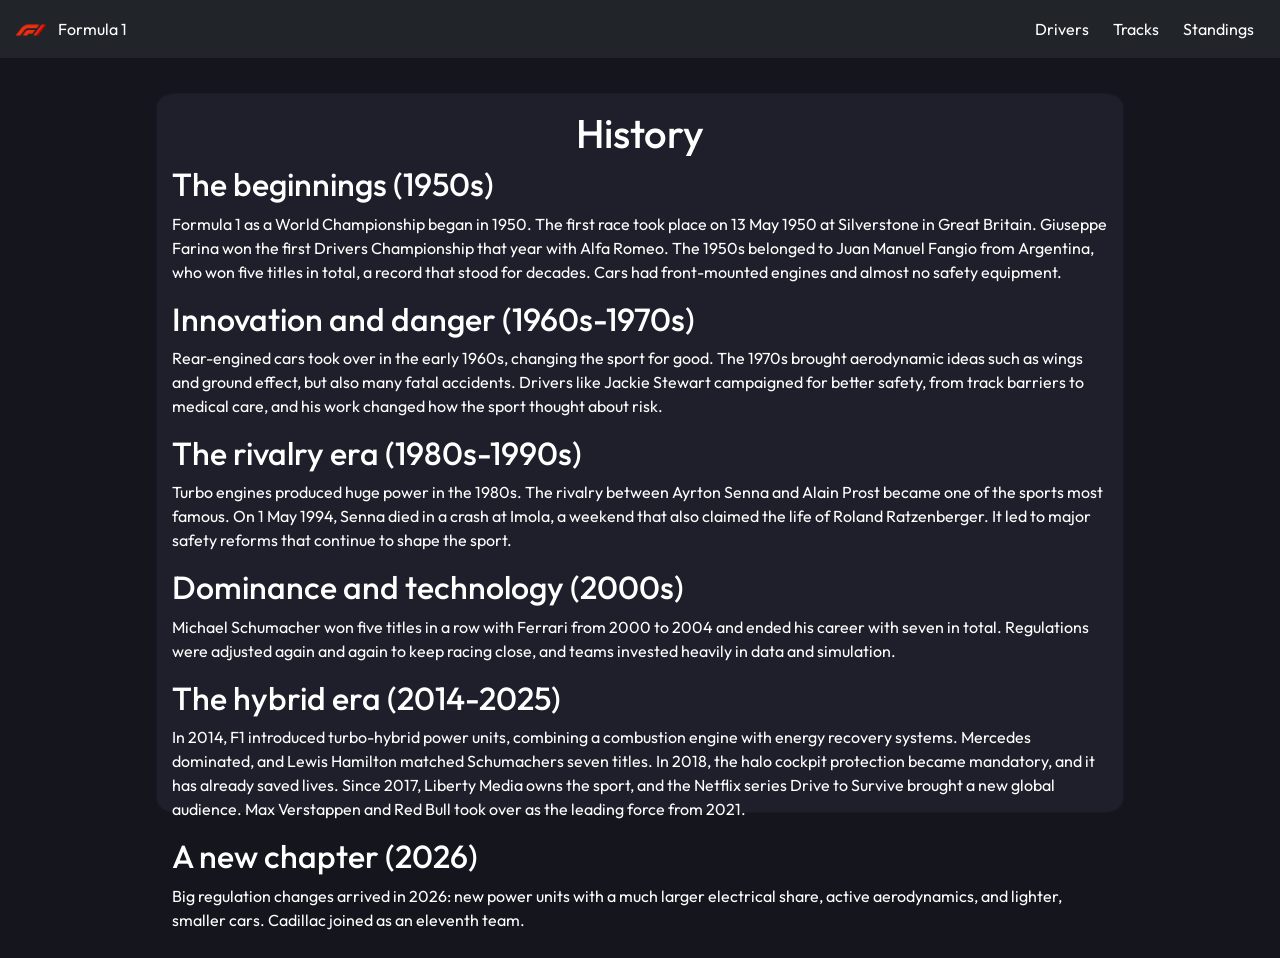
<file: CS50x/Week 8 - HTML, CSS, JavaScript/Homepage/index.html>
<!doctype html>

<html lang="en">
  <head>
    <link
      href="https://cdn.jsdelivr.net/npm/bootstrap@5.3.8/dist/css/bootstrap.min.css"
      rel="stylesheet"
      integrity="sha384-sRIl4kxILFvY47J16cr9ZwB07vP4J8+LH7qKQnuqkuIAvNWLzeN8tE5YBujZqJLB"
      crossorigin="anonymous" />
    <script
      src="https://cdn.jsdelivr.net/npm/bootstrap@5.3.8/dist/js/bootstrap.bundle.min.js"
      integrity="sha384-FKyoEForCGlyvwx9Hj09JcYn3nv7wiPVlz7YYwJrWVcXK/BmnVDxM+D2scQbITxI"
      crossorigin="anonymous"></script>
    <link href="styles.css" rel="stylesheet" />
    <link rel="icon" type="image/png" sizes="32x32" href="./favicon.ico" />
    <title>My Webpage</title>
  </head>
  <body>
    <nav class="navbar navbar-dark bg-dark">
      <a href="index.html" class="navbar-brand px-3">
        <img src="./favicon.ico" alt="f1-icon" width="30" height="30" />
        <span class="links px-2">Formula 1</span></a
      >
      <div class="align-right px-3">
        <a href="drivers.html" class="links badge badge-secondary">Drivers</a>
        <a href="tracks.html" class="links badge badge-secondary">Tracks</a>
        <a href="standings.html" class="links badge badge-secondary"
          >Standings</a
        >
      </div>
    </nav>
    <main class="d-flex justify-content-center">
      <div class="history card">
        <h1 style="text-align: center">History</h1>
        <h2>The beginnings (1950s)</h2>
        <p>
          Formula 1 as a World Championship began in 1950. The first race took
          place on 13 May 1950 at Silverstone in Great Britain. Giuseppe Farina
          won the first Drivers Championship that year with Alfa Romeo. The
          1950s belonged to Juan Manuel Fangio from Argentina, who won five
          titles in total, a record that stood for decades. Cars had
          front-mounted engines and almost no safety equipment.
        </p>
        <h2>Innovation and danger (1960s-1970s)</h2>
        <p>
          Rear-engined cars took over in the early 1960s, changing the sport for
          good. The 1970s brought aerodynamic ideas such as wings and ground
          effect, but also many fatal accidents. Drivers like Jackie Stewart
          campaigned for better safety, from track barriers to medical care, and
          his work changed how the sport thought about risk.
        </p>
        <h2>The rivalry era (1980s-1990s)</h2>
        <p>
          Turbo engines produced huge power in the 1980s. The rivalry between
          Ayrton Senna and Alain Prost became one of the sports most famous. On
          1 May 1994, Senna died in a crash at Imola, a weekend that also
          claimed the life of Roland Ratzenberger. It led to major safety
          reforms that continue to shape the sport.
        </p>
        <h2>Dominance and technology (2000s)</h2>
        <p>
          Michael Schumacher won five titles in a row with Ferrari from 2000 to
          2004 and ended his career with seven in total. Regulations were
          adjusted again and again to keep racing close, and teams invested
          heavily in data and simulation.
        </p>
        <h2>The hybrid era (2014-2025)</h2>
        <p>
          In 2014, F1 introduced turbo-hybrid power units, combining a
          combustion engine with energy recovery systems. Mercedes dominated,
          and Lewis Hamilton matched Schumachers seven titles. In 2018, the halo
          cockpit protection became mandatory, and it has already saved lives.
          Since 2017, Liberty Media owns the sport, and the Netflix series Drive
          to Survive brought a new global audience. Max Verstappen and Red Bull
          took over as the leading force from 2021.
        </p>
        <h2>A new chapter (2026)</h2>
        <p>
          Big regulation changes arrived in 2026: new power units with a much
          larger electrical share, active aerodynamics, and lighter, smaller
          cars. Cadillac joined as an eleventh team.
        </p>
      </div>
    </main>
  </body>
</html>
</file>
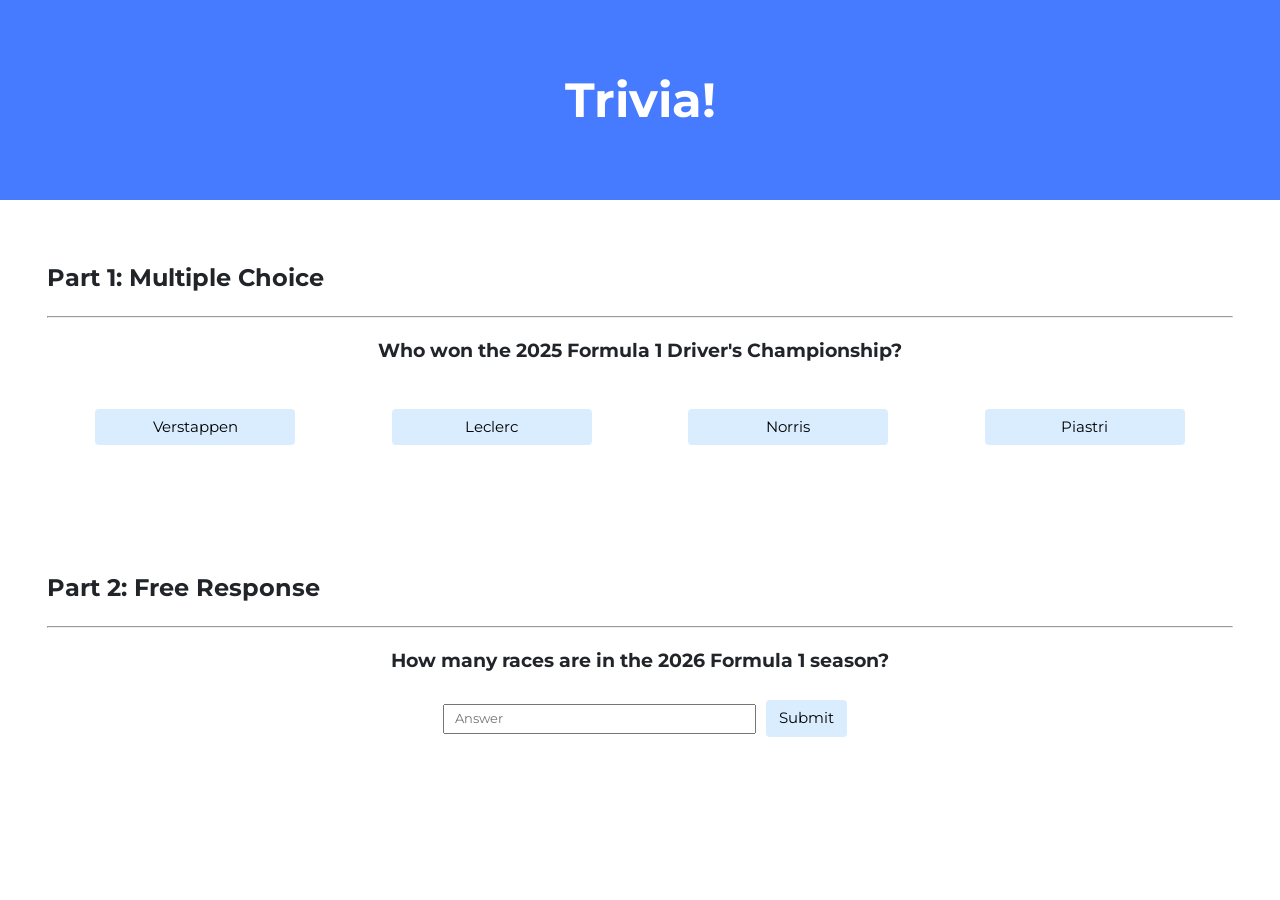
<file: CS50x/Week 8 - HTML, CSS, JavaScript/trivia/index.html>
<!doctype html>

<html lang="en">
  <head>
    <link
      href="https://fonts.googleapis.com/css2?family=Montserrat:wght@500&display=swap"
      rel="stylesheet" />
    <link href="styles.css" rel="stylesheet" />
    <link rel="shortcut icon" href="favicon.png" type="image/x-icon" />
    <title>Trivia!</title>
  </head>
  <body>
    <div class="header">
      <h1>Trivia!</h1>
    </div>

    <div class="container">
      <div class="section">
        <h2>Part 1: Multiple Choice</h2>
        <hr />
        <h3 style="text-align: center">
          Who won the 2025 Formula 1 Driver's Championship?
        </h3>
        <div class="container-choices">
          <div class="choices">
            <button class="choice">Verstappen</button>
            <p style="visibility: hidden">Incorrect!</p>
          </div>
          <div class="choices">
            <button class="choice">Leclerc</button>
            <p style="visibility: hidden">Incorrect!</p>
          </div>
          <div class="choices">
            <button class="choice">Norris</button>
            <p style="visibility: hidden">Correct!</p>
          </div>
          <div class="choices">
            <button class="choice">Piastri</button>
            <p style="visibility: hidden">Incorrect!</p>
          </div>
        </div>
      </div>

      <div class="section">
        <h2>Part 2: Free Response</h2>
        <hr />
        <h3 style="text-align: center">
          How many races are in the 2026 Formula 1 season?
        </h3>
        <form>
          <input
            type="text"
            id="answer"
            placeholder="Answer"
            autocomplete="off" />
          <input type="submit" />
        </form>
        <p style="text-align: center; visibility: hidden" id="form-p"></p>
      </div>
    </div>
    <script src="script.js"></script>
  </body>
</html>
</file>
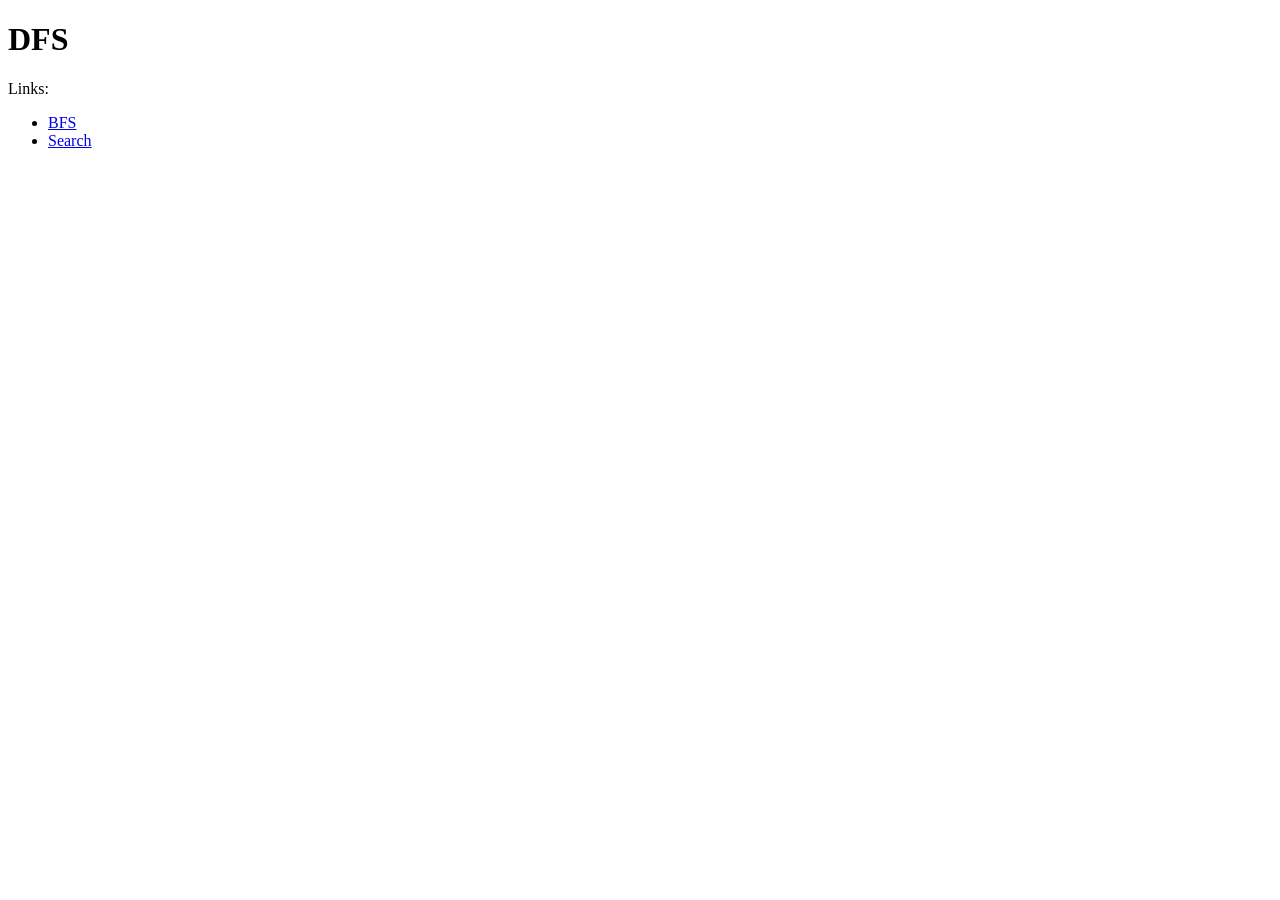
<file: CS50AI/Week 2 - Uncertainty/Pagerank/corpus1/dfs.html>
<!DOCTYPE html>
<html lang="en">
    <head>
        <title>DFS</title>
    </head>
    <body>
        <h1>DFS</h1>

        <div>Links:</div>
        <ul>
            <li><a href="bfs.html">BFS</a></li>
            <li><a href="search.html">Search</a></li>
        </ul>
    </body>
</html>
</file>
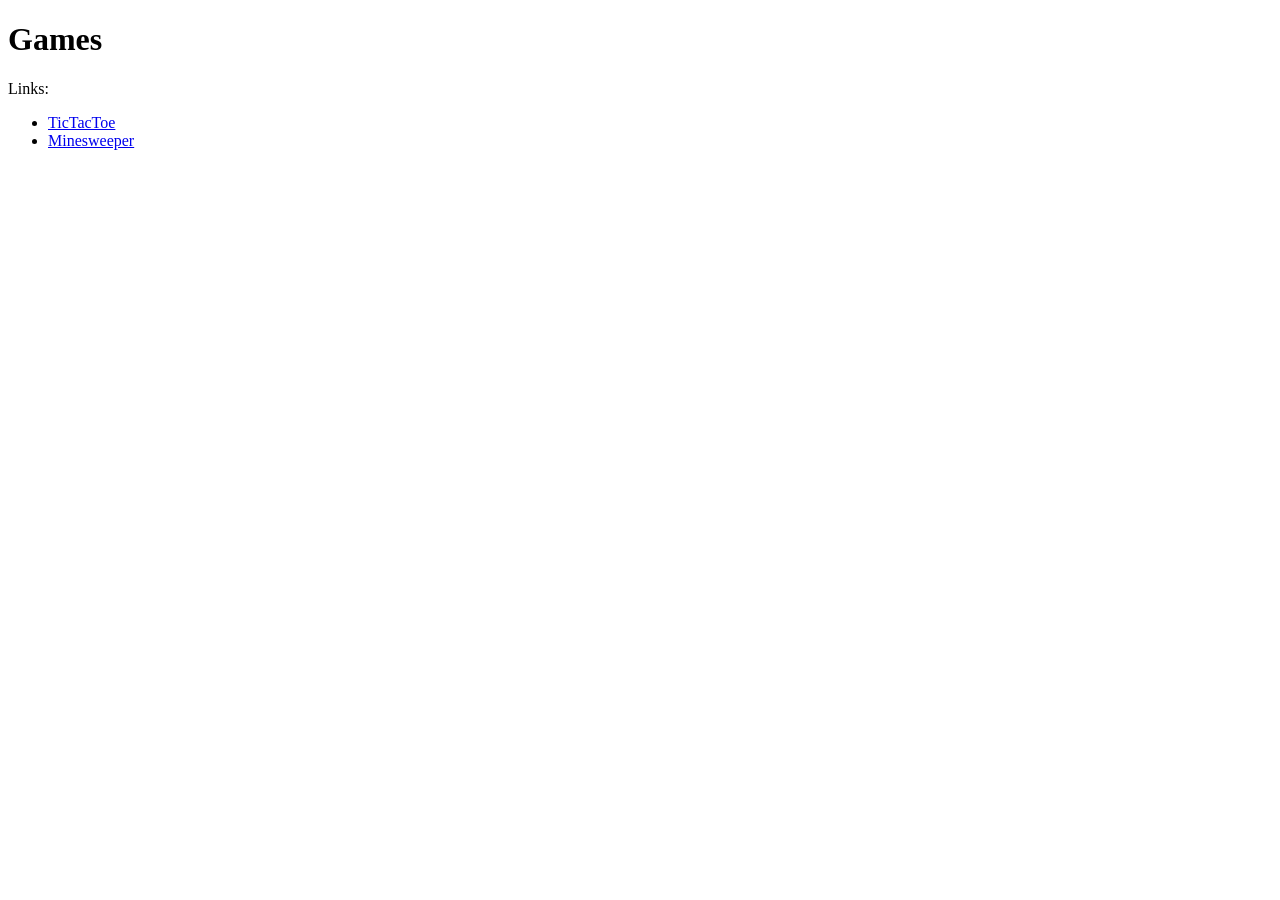
<file: CS50AI/Week 2 - Uncertainty/Pagerank/corpus1/games.html>
<!DOCTYPE html>
<html lang="en">
    <head>
        <title>Games</title>
    </head>
    <body>
        <h1>Games</h1>

        <div>Links:</div>
        <ul>
            <li><a href="tictactoe.html">TicTacToe</a></li>
            <li><a href="minesweeper.html">Minesweeper</a></li>
        </ul>
    </body>
</html>
</file>
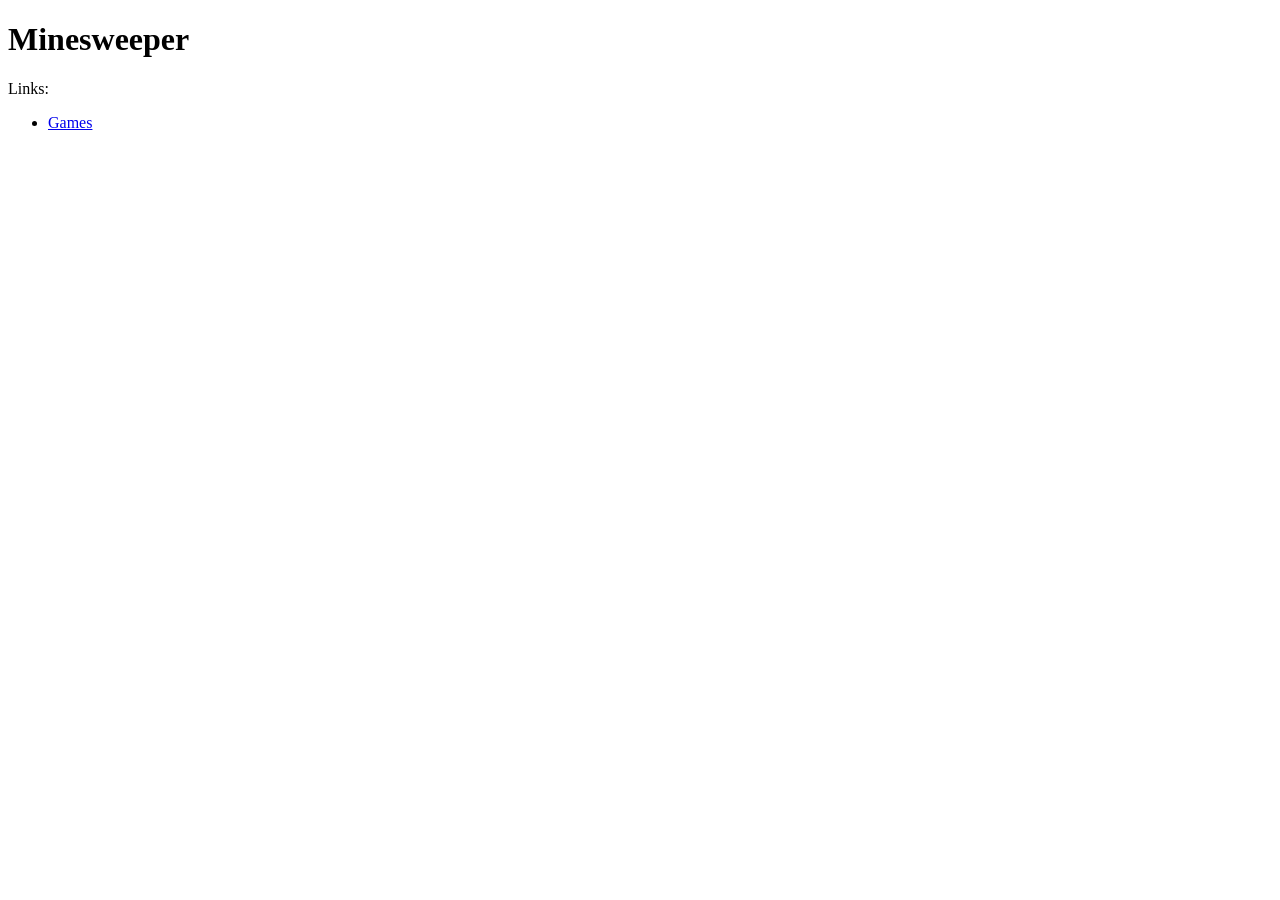
<file: CS50AI/Week 2 - Uncertainty/Pagerank/corpus1/minesweeper.html>
<!DOCTYPE html>
<html lang="en">
    <head>
        <title>Minesweeper</title>
    </head>
    <body>
        <h1>Minesweeper</h1>

        <div>Links:</div>
        <ul>
            <li><a href="games.html">Games</a></li>
        </ul>
    </body>
</html>
</file>
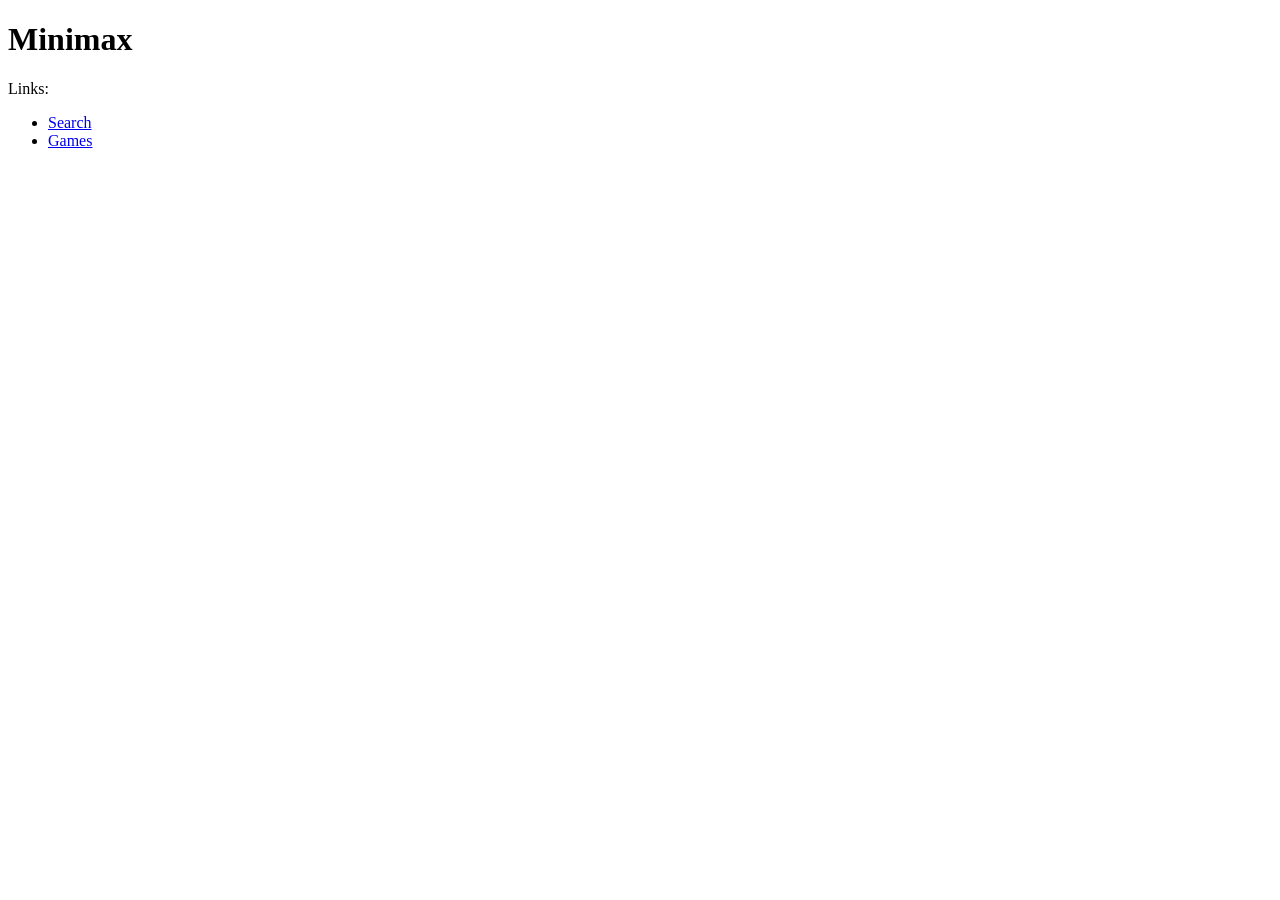
<file: CS50AI/Week 2 - Uncertainty/Pagerank/corpus1/minimax.html>
<!DOCTYPE html>
<html lang="en">
    <head>
        <title>Minimax</title>
    </head>
    <body>
        <h1>Minimax</h1>

        <div>Links:</div>
        <ul>
            <li><a href="search.html">Search</a></li>
            <li><a href="games.html">Games</a></li>
        </ul>
    </body>
</html>
</file>
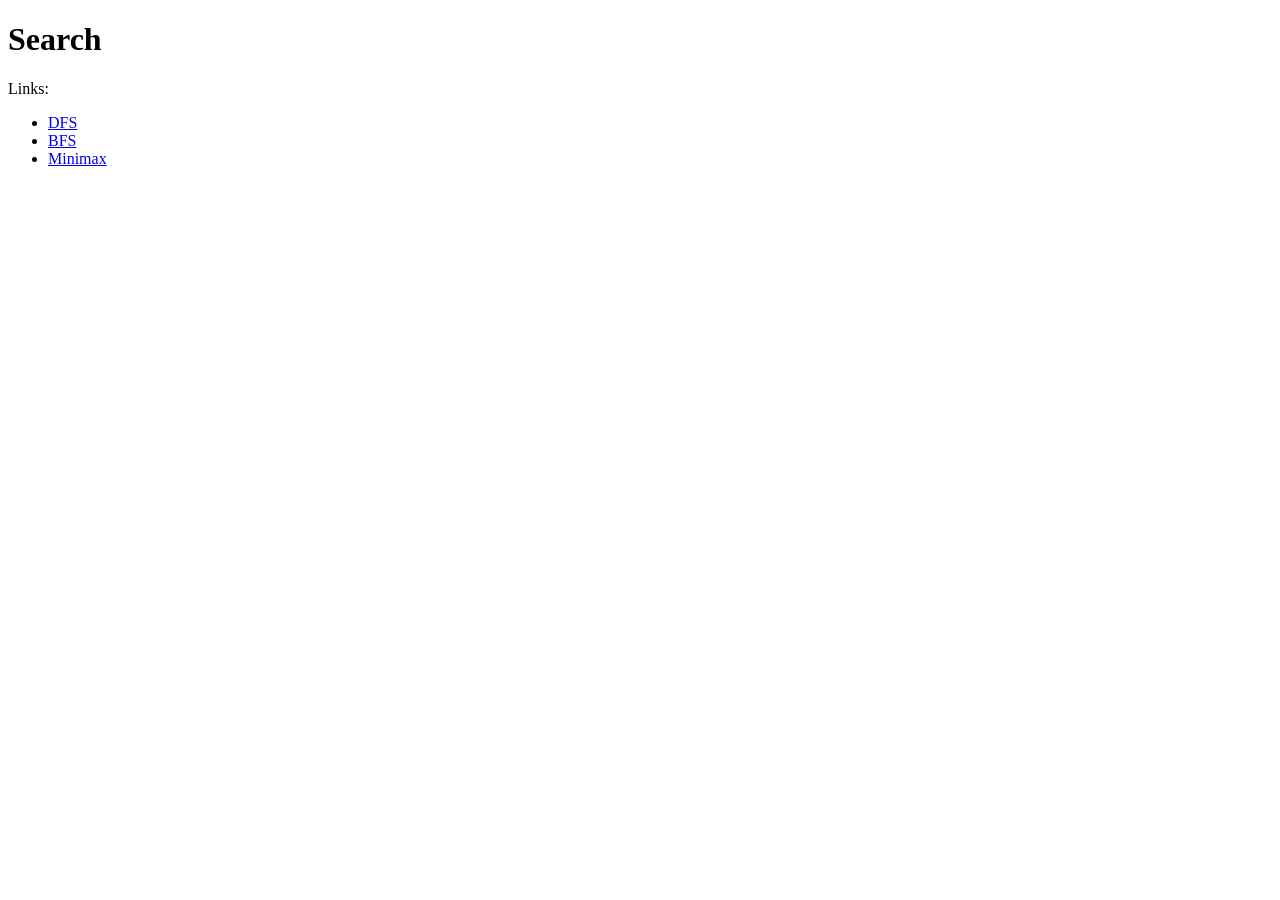
<file: CS50AI/Week 2 - Uncertainty/Pagerank/corpus1/search.html>
<!DOCTYPE html>
<html lang="en">
    <head>
        <title>Search</title>
    </head>
    <body>
        <h1>Search</h1>

        <div>Links:</div>
        <ul>
            <li><a href="dfs.html">DFS</a></li>
            <li><a href="bfs.html">BFS</a></li>
            <li><a href="minimax.html">Minimax</a></li>
        </ul>
    </body>
</html>
</file>
<file: CS50x/Week 8 - HTML, CSS, JavaScript/Homepage/styles.css>
@import url("https://fonts.googleapis.com/css2?family=Outfit:wght@100..900&display=swap");

* {
  padding: 0;
  margin: 0;
  font-family: "Outfit", sans-serif;
}

.links {
  text-decoration: none;
  font-size: 16px;
  font-weight: normal;
}

.links:hover {
  color: #e10600;
}

main {
  background-color: #15151e;
  height: 100vh;
  width: 100vw;
  padding: 35px;
}

.card {
  color: white;
  border-radius: 2%;
  padding: 15px;
}

.history {
  width: 80%;
  height: 80vh;
  background-color: #1f1f2b;
}
</file>
<file: CS50x/Week 8 - HTML, CSS, JavaScript/trivia/styles.css>
* {
  font-family: "Montserrat", sans-serif;
}

body {
  background-color: #fff;
  color: #212529;
  font-size: 1rem;
  font-weight: 400;
  line-height: 1.5;
  margin: 0;
  text-align: left;
}

.container {
  margin-left: auto;
  margin-right: auto;
  padding-left: 15px;
  padding-right: 15px;
}

.header {
  background-color: #477bff;
  color: #fff;
  margin-bottom: 2rem;
  padding: 2rem 1rem;
  text-align: center;
}

.section {
  padding: 0.5rem 2rem 1rem 2rem;
}

.section:hover {
  background-color: #f5f5f5;
  transition:
    color 2s ease-in-out,
    background-color 0.15s ease-in-out;
}

h1 {
  font-size: 48px;
}

button,
input[type="submit"] {
  background-color: #d9edff;
  border: 1px solid transparent;
  border-radius: 0.25rem;
  font-size: 0.95rem;
  font-weight: 400;
  line-height: 1.5;
  padding: 0.375rem 0.75rem;
  text-align: center;
  transition:
    color 0.15s ease-in-out,
    background-color 0.15s ease-in-out,
    border-color 0.15s ease-in-out,
    box-shadow 0.15s ease-in-out;
  vertical-align: middle;
}

input[type="text"] {
  line-height: 1.8;
  width: 25%;
}

input[type="text"]:hover {
  background-color: #f5f5f5;
  transition:
    color 2s ease-in-out,
    background-color 0.15s ease-in-out;
}

.choices {
  width: 250px;
  margin: 25px;
  display: flex;
  justify-content: center;
  flex-direction: column;
}

.choices button {
  width: 200px;
  align-self: center;
}

.choices p {
  text-align: center;
}

.container-choices {
  display: flex;
  align-items: center;
  justify-content: center;
}

form {
  display: flex;
  justify-content: center;
  align-items: center;
}

#answer {
  margin: 10px;
  padding-left: 10px;
}

#submit-btn {
  height: 36.8px;
}
</file>
